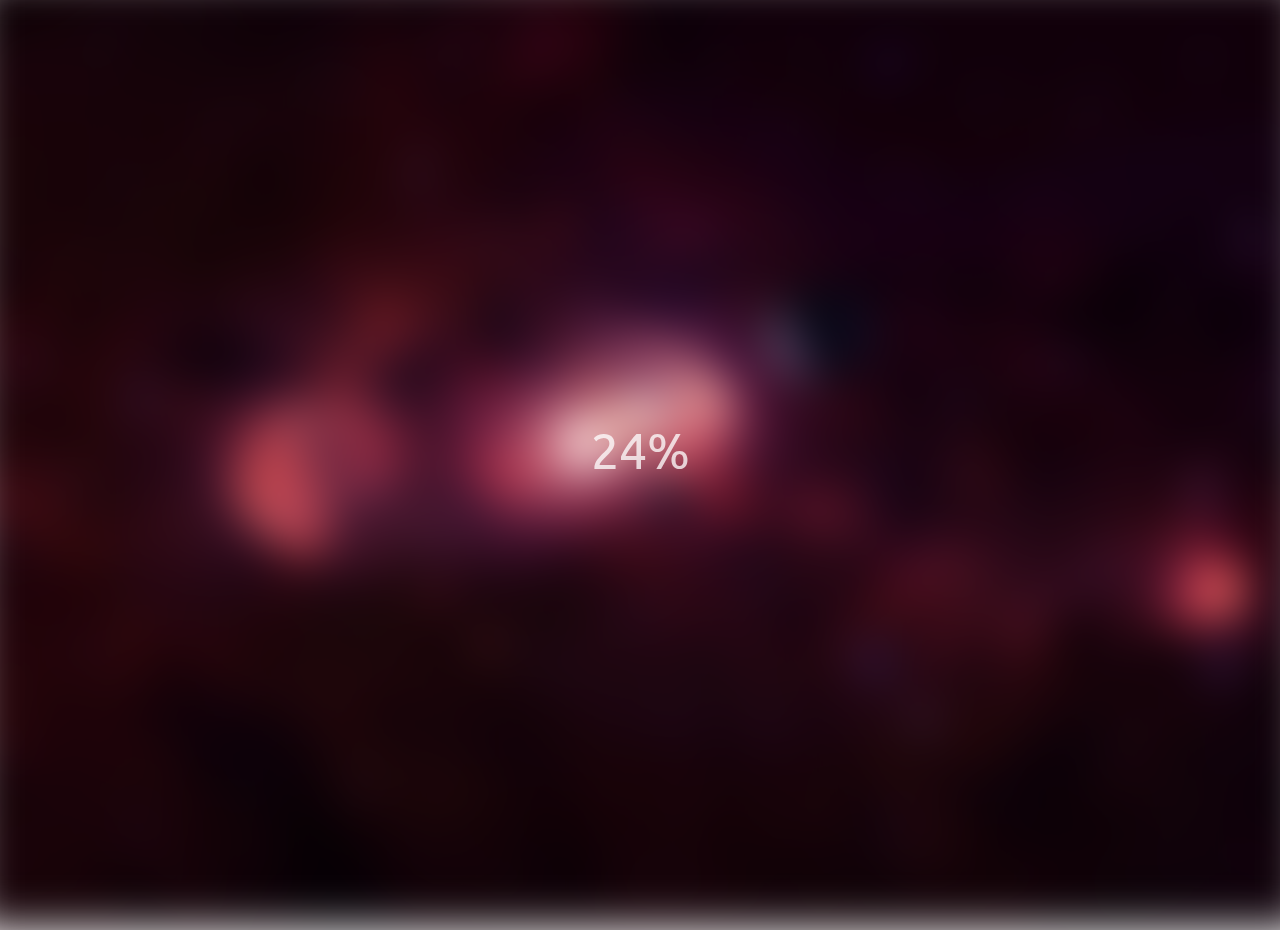
<file: Website Projects/Blurry Loading/index.html>
<!DOCTYPE html>
<html lang="en">
  <head>
    <meta charset="UTF-8" />
    <meta name="viewport" content="width=device-width, initial-scale=1.0" />
    <link rel="stylesheet" href="style.css" />
    <title>Blurry Loading</title>
  </head>
  <body>
    <section class="bg"></section>
    <div class="loading-text">0%</div>
    <script src="script.js"></script>
  </body>
</html>
</file>
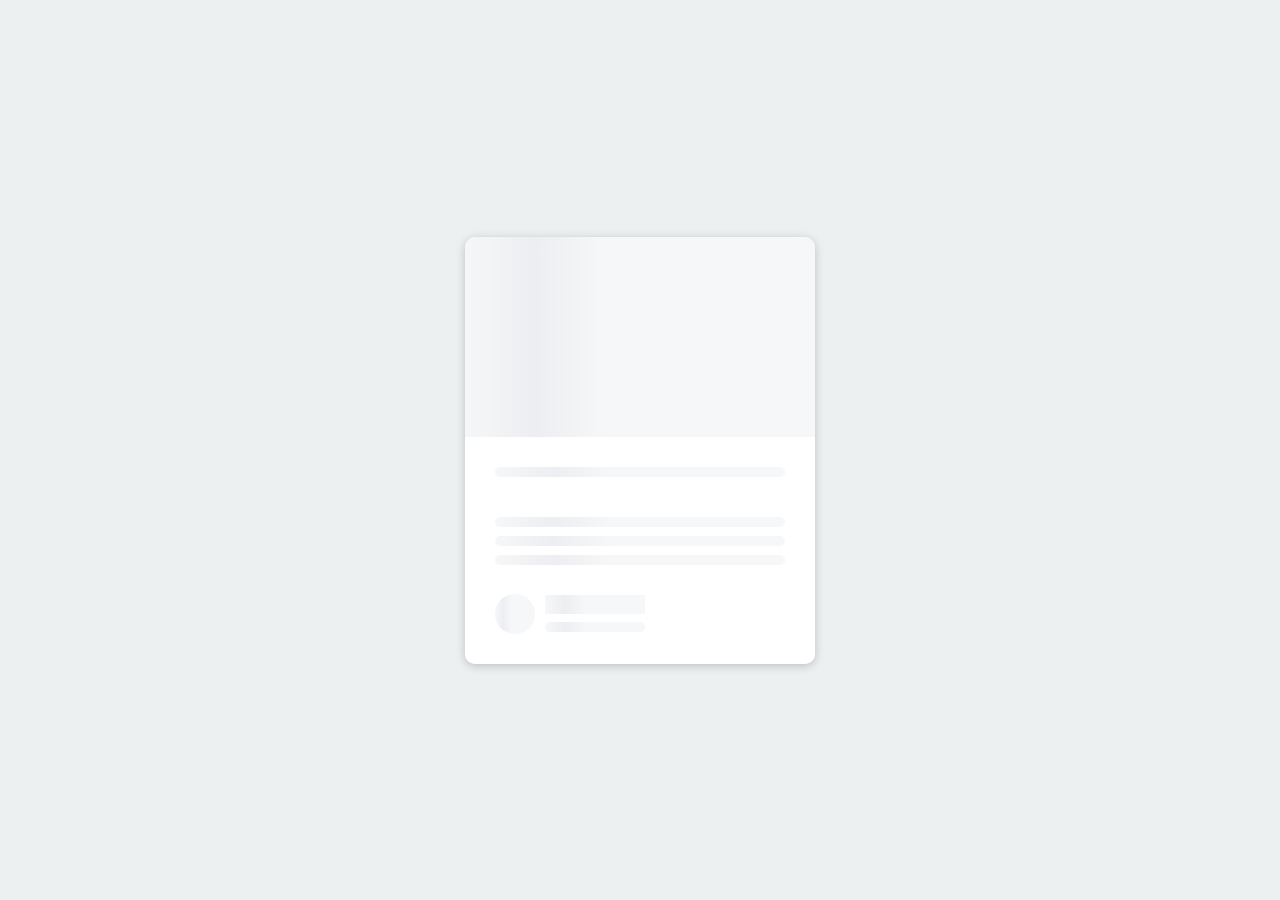
<file: Website Projects/Content Placeholder/index.html>
<!DOCTYPE html>
<html lang="en">
  <head>
    <meta charset="UTF-8" />
    <meta name="viewport" content="width=device-width, initial-scale=1.0" />
    <link rel="stylesheet" href="style.css" />
    <title>Content Placeholder</title>
  </head>
  <body>
    <div class="card">
      <div class="card-header animated-bg" id="header">
        &nbsp;
      </div>
      <div class="card-content">
        <h3 class="card-title animated-bg animated-bg-text" id="title">&nbsp;</h3>
        <p class="card-excerpt" id="excerpt">
          &nbsp;
          <span class="animated-bg animated-bg-text">&nbsp;</span>
          <span class="animated-bg animated-bg-text">&nbsp;</span>
          <span class="animated-bg animated-bg-text">&nbsp;</span>
        </p>
        <div class="author">
          <div class="profile-img animated-bg" id="profile_img">
           &nbsp;
          </div>
          <div class="author-info">
            <strong class="animated-bg animated-bg-tex" id="name">
              &nbsp;
            </strong>
            <small class="animated-bg animated-bg-text" id="date">
              &nbsp;
            </small>
          </div>
        </div>
      </div>
    </div>
    
    <script src="script.js"></script>
  </body>
</html>
</file>
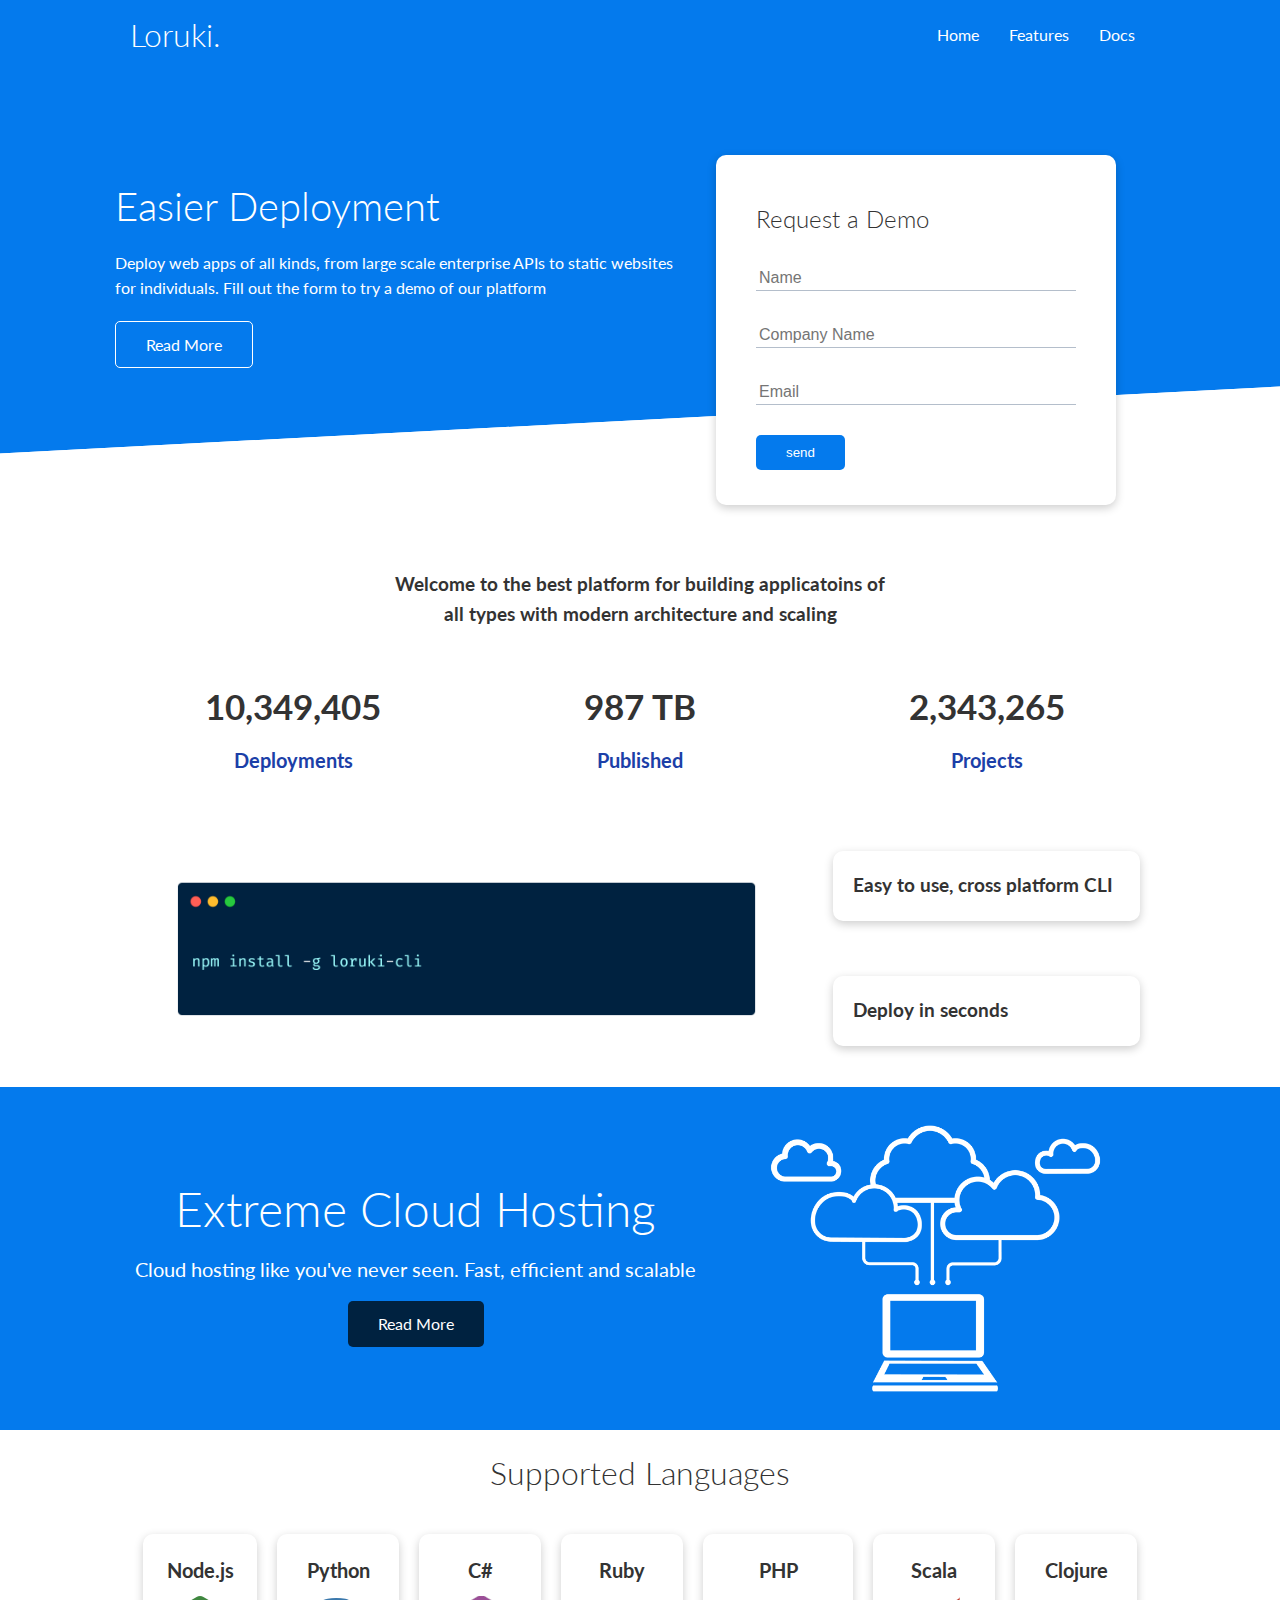
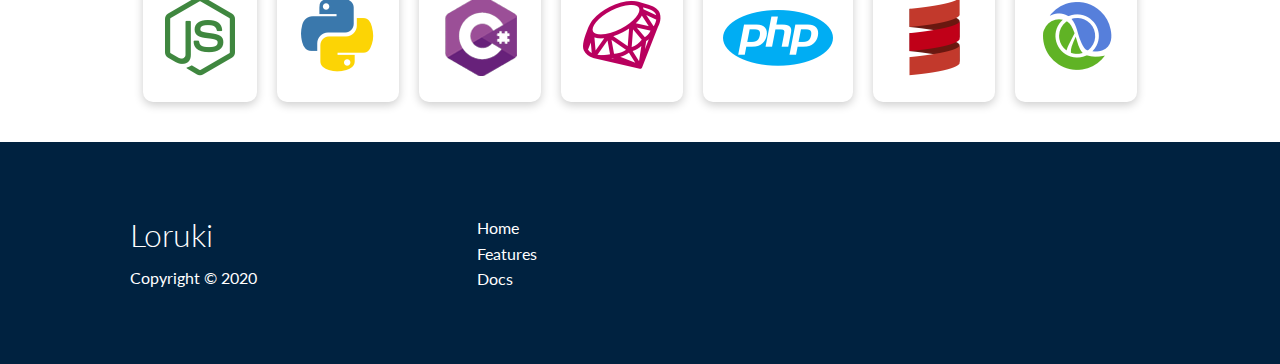
<file: Website Projects/Loruki-Website/index.html>
<!DOCTYPE html>
<html lang="en">
<head>
    <meta charset="UTF-8">
    <meta http-equiv="X-UA-Compatible" content="IE=edge">
    <meta name="viewport" content="width=device-width, initial-scale=1.0">
    <link rel="stylesheet" href="https://cdnjs.cloudflare.com/ajax/libs/font-awesome/5.15.1/css/all.min.css" integrity="sha512-+4zCK9k+qNFUR5X+cKL9EIR+ZOhtIloNl9GIKS57V1MyNsYpYcUrUeQc9vNfzsWfV28IaLL3i96P9sdNyeRssA==" crossorigin="anonymous" referrerpolicy="no-referrer" />
    <link rel="stylesheet" href="css/utilities.css">
    <link rel="stylesheet" href="css/style.css">
    <title>Loruki | Cloud Hosting for Everyone</title>
</head>
<body>
    <!-- Navbar -->
    <div class="navbar">
        <div class="container flex">
            <h1 class="logo">Loruki.</h1>
            <nav>
                <ul>
                    <li><a href="index.html">Home</a></li>
                    <li><a href="features.html">Features</a></li>
                    <li><a href="docs.html">Docs</a></li>
                </ul>
            </nav>
        </div>
    </div>

    <!-- Showcase -->
    <section class="showcase">
        <div class="container grid">
            <div class="showcase-text">
                <h1>Easier Deployment</h1>
                <p>Deploy web apps of all kinds, from large scale enterprise APIs to static websites for individuals. Fill out the form to try a demo of our platform</p>
                <a href="features.html" class="btn btn-outline">Read More</a>
            </div>

            <div class="showcase-form card">
                <h2>Request a Demo</h2>
                <form >
                    <div class="form-control">
                        <input type="text" name="name" placeholder="Name" required>
                    </div>
                    <div class="form-control">
                        <input type="text" name="company" placeholder="Company Name" required>
                    </div>
                    <div class="form-control">
                        <input type="email" name="email" placeholder="Email" required>
                    </div>
                    <input type="submit" value="send" class="btn btn-primary">
                </form>
            </div>
        </div>
    </section>

    <!-- Stats -->
    <section class="stats">
        <div class="container">
            <h3 class="stats-heading text-center my-1">
                Welcome to the best platform for building applicatoins of all types with modern architecture and scaling
            </h3>

            <div class="grid grid-3 text-center my-4">
                <div>
                    <i class="fas fa-server fa-3x"></i>
                    <h3>10,349,405</h3>
                    <p class="text-secondary">Deployments</p>
                </div>
                <div>
                    <i class="fas fa-upload fa-3x"></i>
                    <h3>987 TB</h3>
                    <p class="text-secondary">Published</p>
                </div>
                <div>
                    <i class="fas fa-project-diagram fa-3x"></i>
                    <h3>2,343,265</h3>
                    <p class="text-secondary">Projects</p>
                </div>
            </div>
        </div>
    </section>

    <!-- Cli -->
    <section class="cli">
        <div class="container grid">
            <img src="images/cli.png" alt="">
            <div class="card">
                <h3>Easy to use, cross platform CLI</h3>
            </div>
            <div class="card">
                <h3>Deploy in seconds</h3>
            </div>
        </div>
    </section>

    <!-- Cloud -->
    <section class="cloud bg-primary my-2 py-2">
        <div class="container grid">
            <div class="text-center">
                <h2 class="lg">Extreme Cloud Hosting</h2>
                <p class="lead my-1">Cloud hosting like you've never seen. Fast, efficient and scalable</p>
                <a href="features.html" class="btn btn-dark">Read More</a>
            </div>
            <img src="images/cloud.png" alt="">
        </div>
    </section>
    <!-- Languages -->
    <section class="languages">
        <h2 class="md text-center my-2">
            Supported Languages
        </h2>
        <div class="container flex">
            <div class="card">
                <h4>Node.js</h4>
                <img src="images/logos/node.png" alt="">
            </div>
            <div class="card">
                <h4>Python</h4>
                <img src="images/logos/python.png" alt="">
            </div>
            <div class="card">
                <h4>C#</h4>
                <img src="images/logos/csharp.png" alt="">
            </div>
            <div class="card">
                <h4>Ruby</h4>
                <img src="images/logos/ruby.png" alt="">
            </div>
            <div class="card">
                <h4>PHP</h4>
                <img src="images/logos/php.png" alt="">
            </div>
            <div class="card">
                <h4>Scala</h4>
                <img src="images/logos/scala.png" alt="">
            </div>
            <div class="card">
                <h4>Clojure</h4>
                <img src="images/logos/clojure.png" alt="">
            </div>
        </div>
    </section>
    
    <!-- Footer -->
    <footer class="footer bg-dark py-5">
        <div class="container grid grid-3">
            <div>
                <h1>Loruki</h1>
                <p>Copyright &copy; 2020</p>
            </div>
            <nav>
                <ul>
                    <li><a href="index.html">Home</a></li>
                    <li><a href="features.html">Features</a></li>
                    <li><a href="docs.html">Docs</a></li>
                </ul>
            </nav>
            <div class="social">
                <a href="#"><i class="fab fa-github fa-2x"></i></a>
                <a href="#"><i class="fab fa-facebook fa-2x"></i></a>
                <a href="#"><i class="fab fa-instagram fa-2x"></i></a>
                <a href="#"><i class="fab fa-twitter fa-2x"></i></a>
            </div>
        </div>
    </footer>
</body>
</html>
</file>
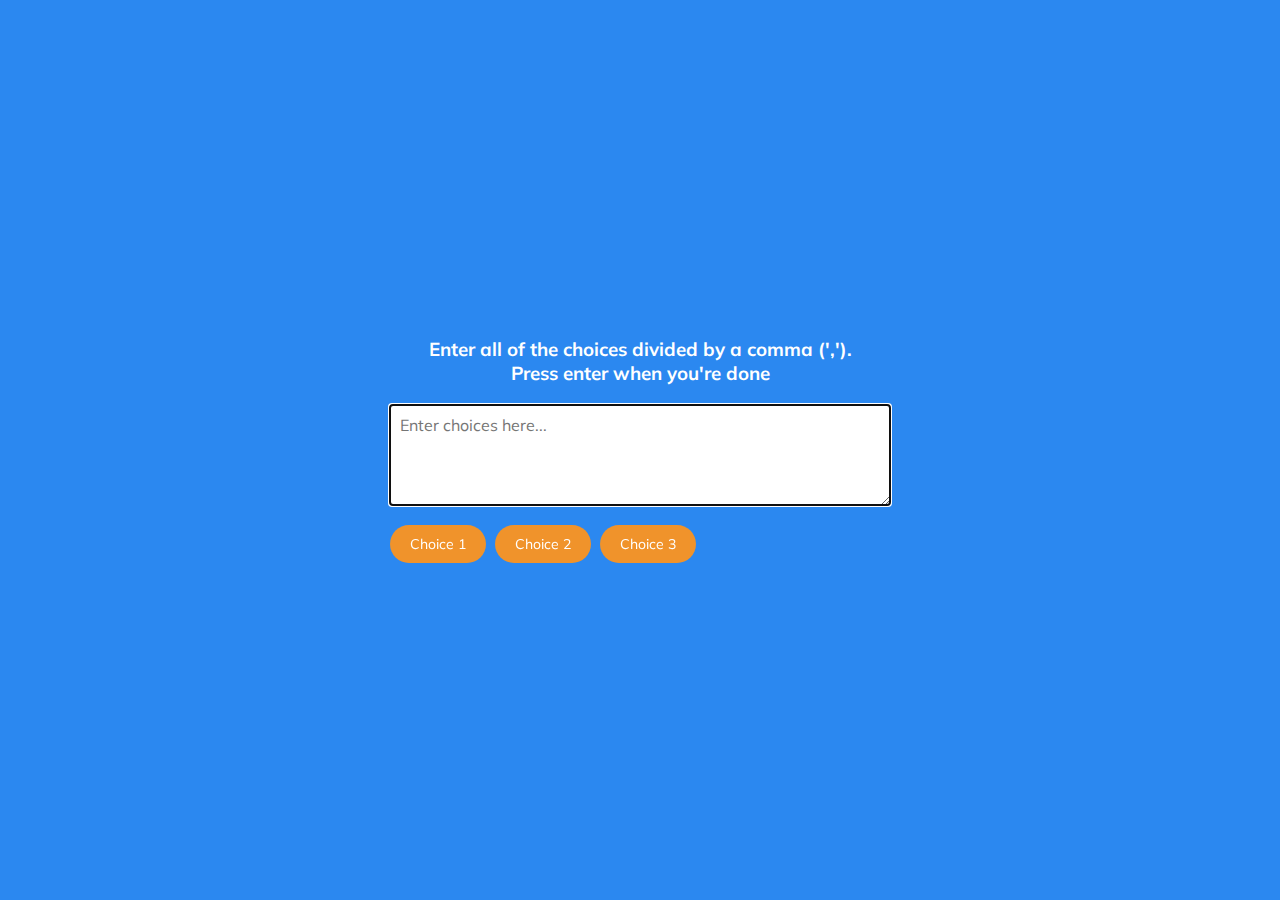
<file: Website Projects/Random Choice/index.html>
<!DOCTYPE html>
<html lang="en">
  <head>
    <meta charset="UTF-8" />
    <meta name="viewport" content="width=device-width, initial-scale=1.0" />
    <link rel="stylesheet" href="style.css" />
    <title>Random Choice Picker</title>
  </head>
  <body>
    <div class="container">
        <h3>Enter all of the choices divided by a comma (',').
        <br> Press enter when you're done</h3>
        <textarea placeholder="Enter choices here..." id="textarea"></textarea>
        
        <div id="tags">
            <span class="tag">Choice 1</span>
            <span class="tag">Choice 2</span>
            <span class="tag">Choice 3</span>
        </div>
    </div>
    <script src="script.js"></script>
  </body>
</html>
</file>
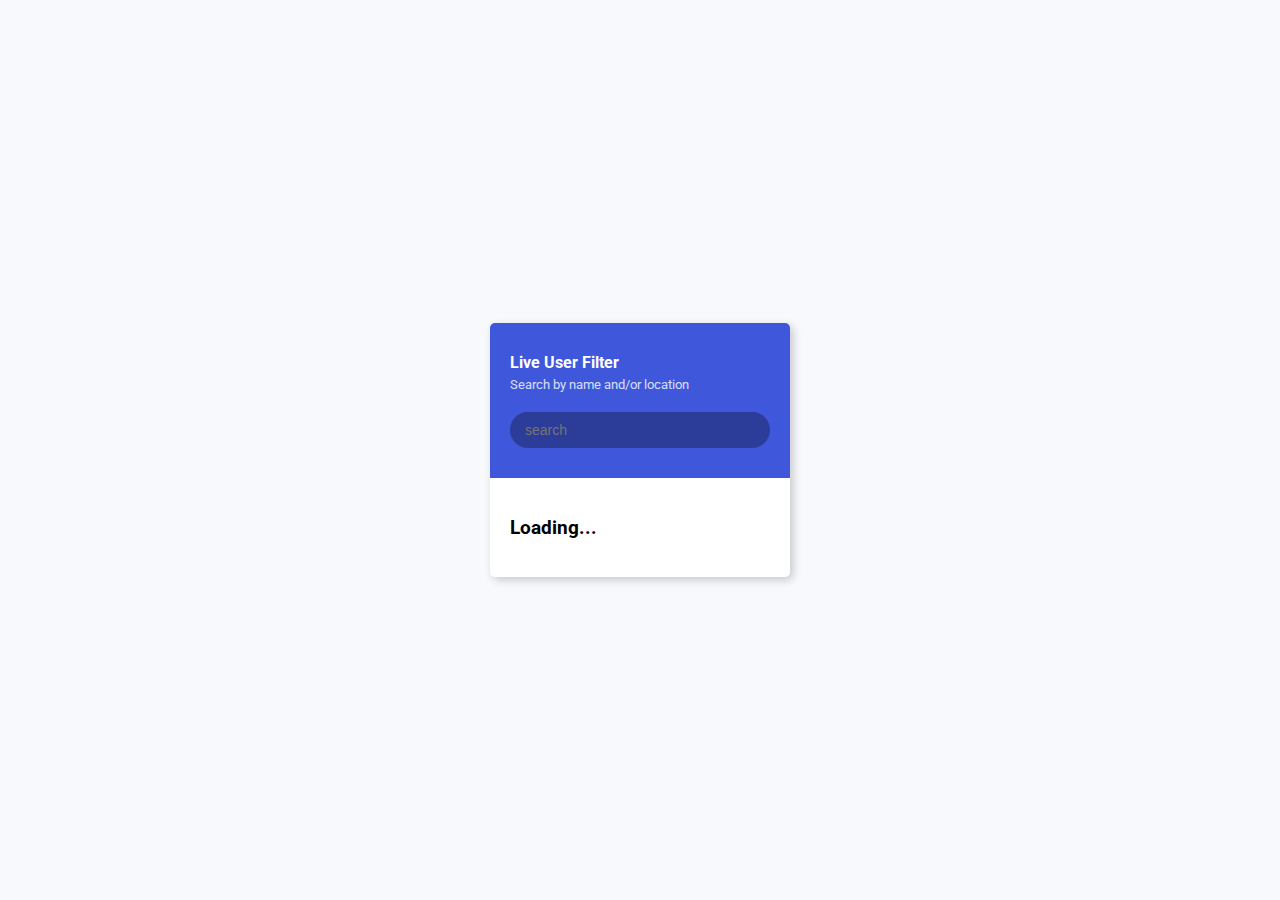
<file: Website Projects/User Filter/index.html>
<!DOCTYPE html>
<html lang="en">
  <head>
    <meta charset="UTF-8" />
    <meta name="viewport" content="width=device-width, initial-scale=1.0" />
    <link rel="stylesheet" href="style.css" />
    <title>Live User Filter</title>
  </head>
  <body>
    <div class="container">
        <header class="header">
            <h4 class="title">Live User Filter</h4>
            <small class="subtitle">Search by name and/or location</small>
            <input type="text" id="filter" placeholder="search">
        </header>

        <ul id="result" class="user-list">
            <li>
                <h3>Loading...</h3>
            </li>
        </ul>
    </div>
    <script src="script.js"></script>
  </body>
</html>
</file>
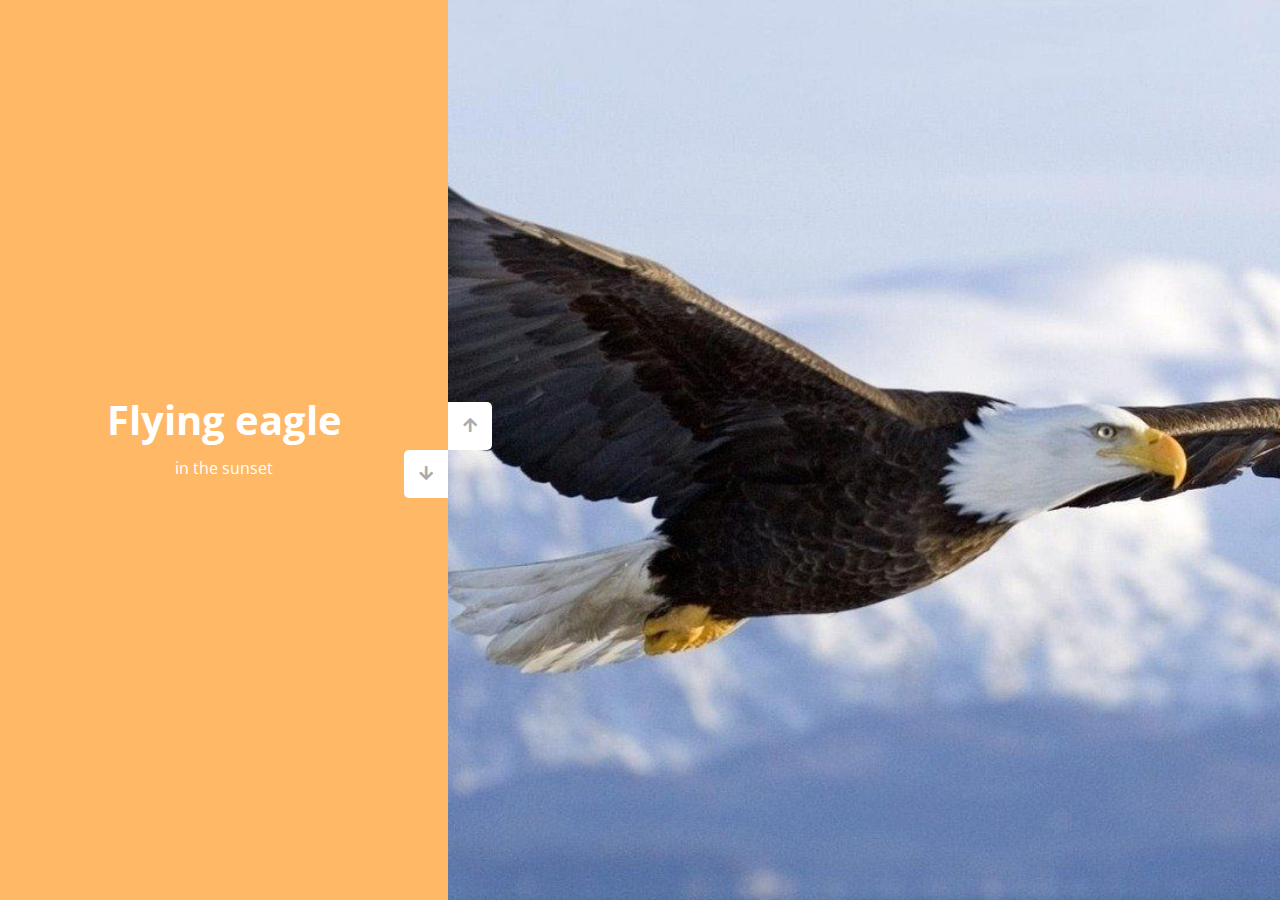
<file: Website Projects/Vertical Slider/index.html>
<!DOCTYPE html>
<html lang="en">
  <head>
    <meta charset="UTF-8" />
    <meta name="viewport"
    content="width=device-width, initial-scale=1.0" />
    <link rel="stylesheet" href="https://cdnjs.cloudflare.com/ajax/libs/font-awesome/5.15.1/css/all.min.css" />
    <link rel="stylesheet" href="style.css" />
    <title>Vertical Slider</title>
  </head>
  <body>
    <div class="slider-container">
        <div class="left-slide">
            <div style = "background-color: #fd3555">
                <h1>Nature flower</h1>
                <p>all in pink</p>
            </div>
            <div style = "background-color: #2a86ba">
                <h1>Blue Sky</h1>
                <p>with it's mountains</p>
            </div>
            <div style = "background-color: #252e33">
                <h1>Lonely castle</h1>
                <p>in the wilderness</p>
            </div>
            <div style = "background-color: #ffb866">
                <h1>Flying eagle</h1>
                <p>in the sunset</p>
            </div>
        </div>
        <div class="right-slide">
            <div style="background-image: url('eagle.jpg')"></div>
            <div style="background-image: url('castle.jpg')"></div>
            <div style="background-image: url('sky.jpg')"></div>
            <div style="background-image: url('flower.jpg')"></div>
        </div>
        <div class="action-buttons">
            <button class="down-button">
                <i class="fas fa-arrow-down"></i>
            </button>
            <button class="up-button">
                <i class="fas fa-arrow-up"></i>
            </button>
        </div>

    </div>
    <script src="script.js"></script>
  </body>
</html>
</file>
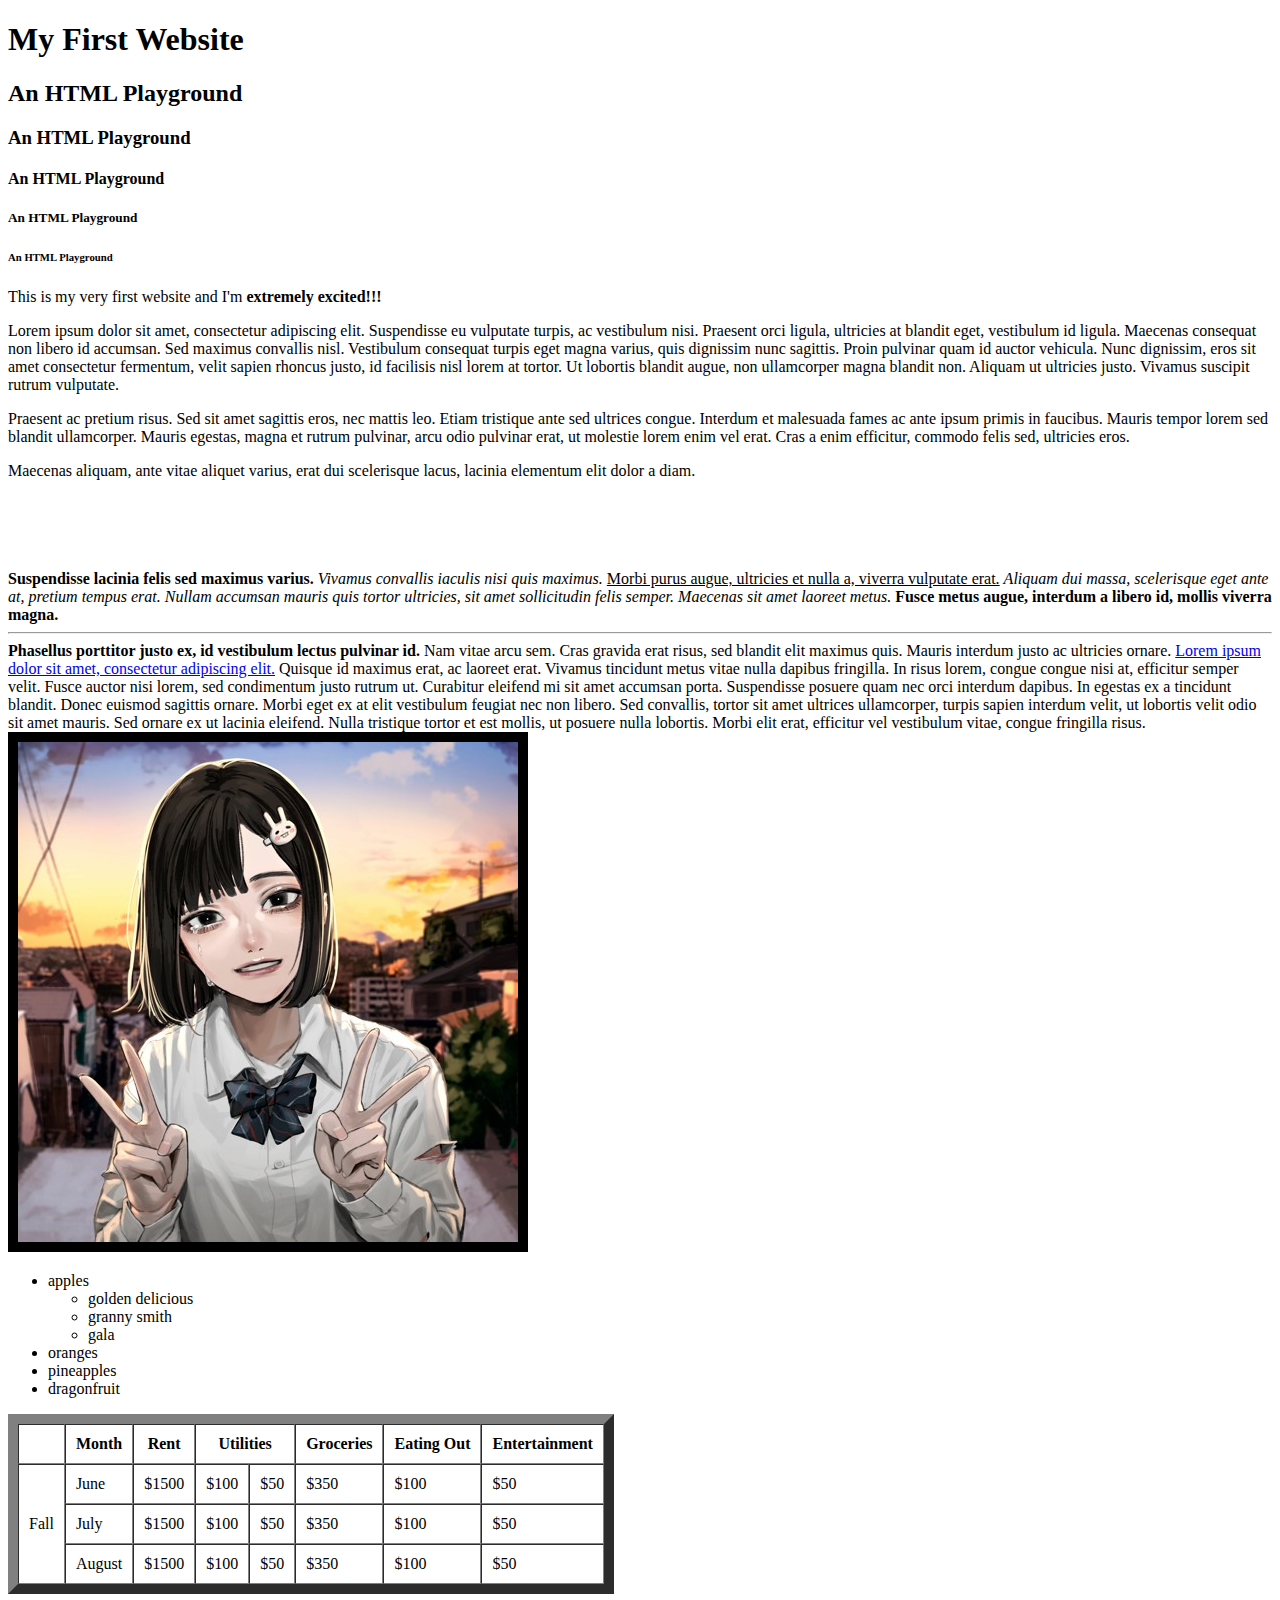
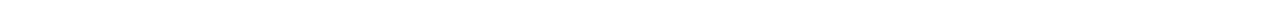
<file: Website Projects/Very Simple HTML/index.html>
<!DOCTYPE html>
<html>
    <head>
        <meta charset="utf-8">
        <meta name="viewport" content="width=device-width, initial-scale=1">
        <title>My First Website</title>
    </head>
    <body>
        <h1>My First Website</h1>
        <h2>An HTML Playground</h2>
        <h3>An HTML Playground</h3>
        <h4>An HTML Playground</h4>
        <h5>An HTML Playground</h5>
        <h6>An HTML Playground</h6>

        This is my very first website and I'm <b>extremely excited!!!</b>

        <p>
            Lorem ipsum dolor sit amet, consectetur adipiscing elit. Suspendisse eu vulputate turpis, ac vestibulum nisi. Praesent orci ligula, ultricies at blandit eget, vestibulum id ligula. Maecenas consequat non libero id accumsan. Sed maximus convallis nisl. Vestibulum consequat turpis eget magna varius, quis dignissim nunc sagittis. Proin pulvinar quam id auctor vehicula. Nunc dignissim, eros sit amet consectetur fermentum, velit sapien rhoncus justo, id facilisis nisl lorem at tortor. Ut lobortis blandit augue, non ullamcorper magna blandit non. Aliquam ut ultricies justo. Vivamus suscipit rutrum vulputate.
        </p>

        <p>
            Praesent ac pretium risus. Sed sit amet sagittis eros, nec mattis leo. Etiam tristique ante sed ultrices congue. Interdum et malesuada fames ac ante ipsum primis in faucibus. Mauris tempor lorem sed blandit ullamcorper. Mauris egestas, magna et rutrum pulvinar, arcu odio pulvinar erat, ut molestie lorem enim vel erat. Cras a enim efficitur, commodo felis sed, ultricies eros.
        </p>

        Maecenas aliquam, ante vitae aliquet varius, erat dui scelerisque lacus, lacinia elementum elit dolor a diam.<br><br><br><br><br><br>
       <b>Suspendisse lacinia felis sed maximus varius.</b> <i>Vivamus convallis iaculis nisi quis maximus.</i> <u>Morbi purus augue, ultricies et nulla a, viverra vulputate erat.</u> <em>Aliquam dui massa, scelerisque eget ante at, pretium tempus erat. Nullam accumsan mauris quis tortor ultricies, sit amet sollicitudin felis semper. Maecenas sit amet laoreet metus.</em> <strong>Fusce metus augue, interdum a libero id, mollis viverra magna.
       <hr>
        Phasellus porttitor justo ex, id vestibulum lectus pulvinar id.</strong> Nam vitae arcu sem. Cras gravida erat risus, sed blandit elit maximus quis. Mauris interdum justo ac ultricies ornare.
        
        <a href="https://www.google.com" target="_blank">Lorem ipsum dolor sit amet, consectetur adipiscing elit.</a> Quisque id maximus erat, ac laoreet erat. Vivamus tincidunt metus vitae nulla dapibus fringilla. In risus lorem, congue congue nisi at, efficitur semper velit. Fusce auctor nisi lorem, sed condimentum justo rutrum ut. Curabitur eleifend mi sit amet accumsan porta. Suspendisse posuere quam nec orci interdum dapibus. In egestas ex a tincidunt blandit. Donec euismod sagittis ornare. Morbi eget ex at elit vestibulum feugiat nec non libero. Sed convallis, tortor sit amet ultrices ullamcorper, turpis sapien interdum velit, ut lobortis velit odio sit amet mauris. Sed ornare ex ut lacinia eleifend. Nulla tristique tortor et est mollis, ut posuere nulla lobortis. Morbi elit erat, efficitur vel vestibulum vitae, congue fringilla risus.
        <br>
        <img src="poster.jpg" border="10">

        <ul>
            <li>apples
                <ul>
                    <li>golden delicious</li>
                    <li>granny smith</li>
                    <li>gala</li>
                </ul>
            </li>
            <li>oranges</li>
            <li>pineapples</li>
            <li>dragonfruit</li>
        </ul>

        <table border="10" cellpadding="10" cellspacing="0">
            <tr>
                <th></th>
                <th>Month</th>
                <th>Rent</th>
                <th colspan="2">Utilities</th>
                <th>Groceries</th>
                <th>Eating Out</th>
                <th>Entertainment</th>
            </tr>
            <tr>
                <td rowspan="3">Fall</td>
                <td>June</td>
                <td>$1500</td>
                <td>$100</td>
                <td>$50</td>
                <td>$350</td>
                <td>$100</td>
                <td>$50</td>
            </tr>
            <tr>
                <td>July</td>
                <td>$1500</td>
                <td>$100</td>
                <td>$50</td>
                <td>$350</td>
                <td>$100</td>
                <td>$50</td>
            </tr>
            <tr>
                <td>August</td>
                <td>$1500</td>
                <td>$100</td>
                <td>$50</td>
                <td>$350</td>
                <td>$100</td>
                <td>$50</td>
            </tr>
        </table>

    </body>
</html>
</file>
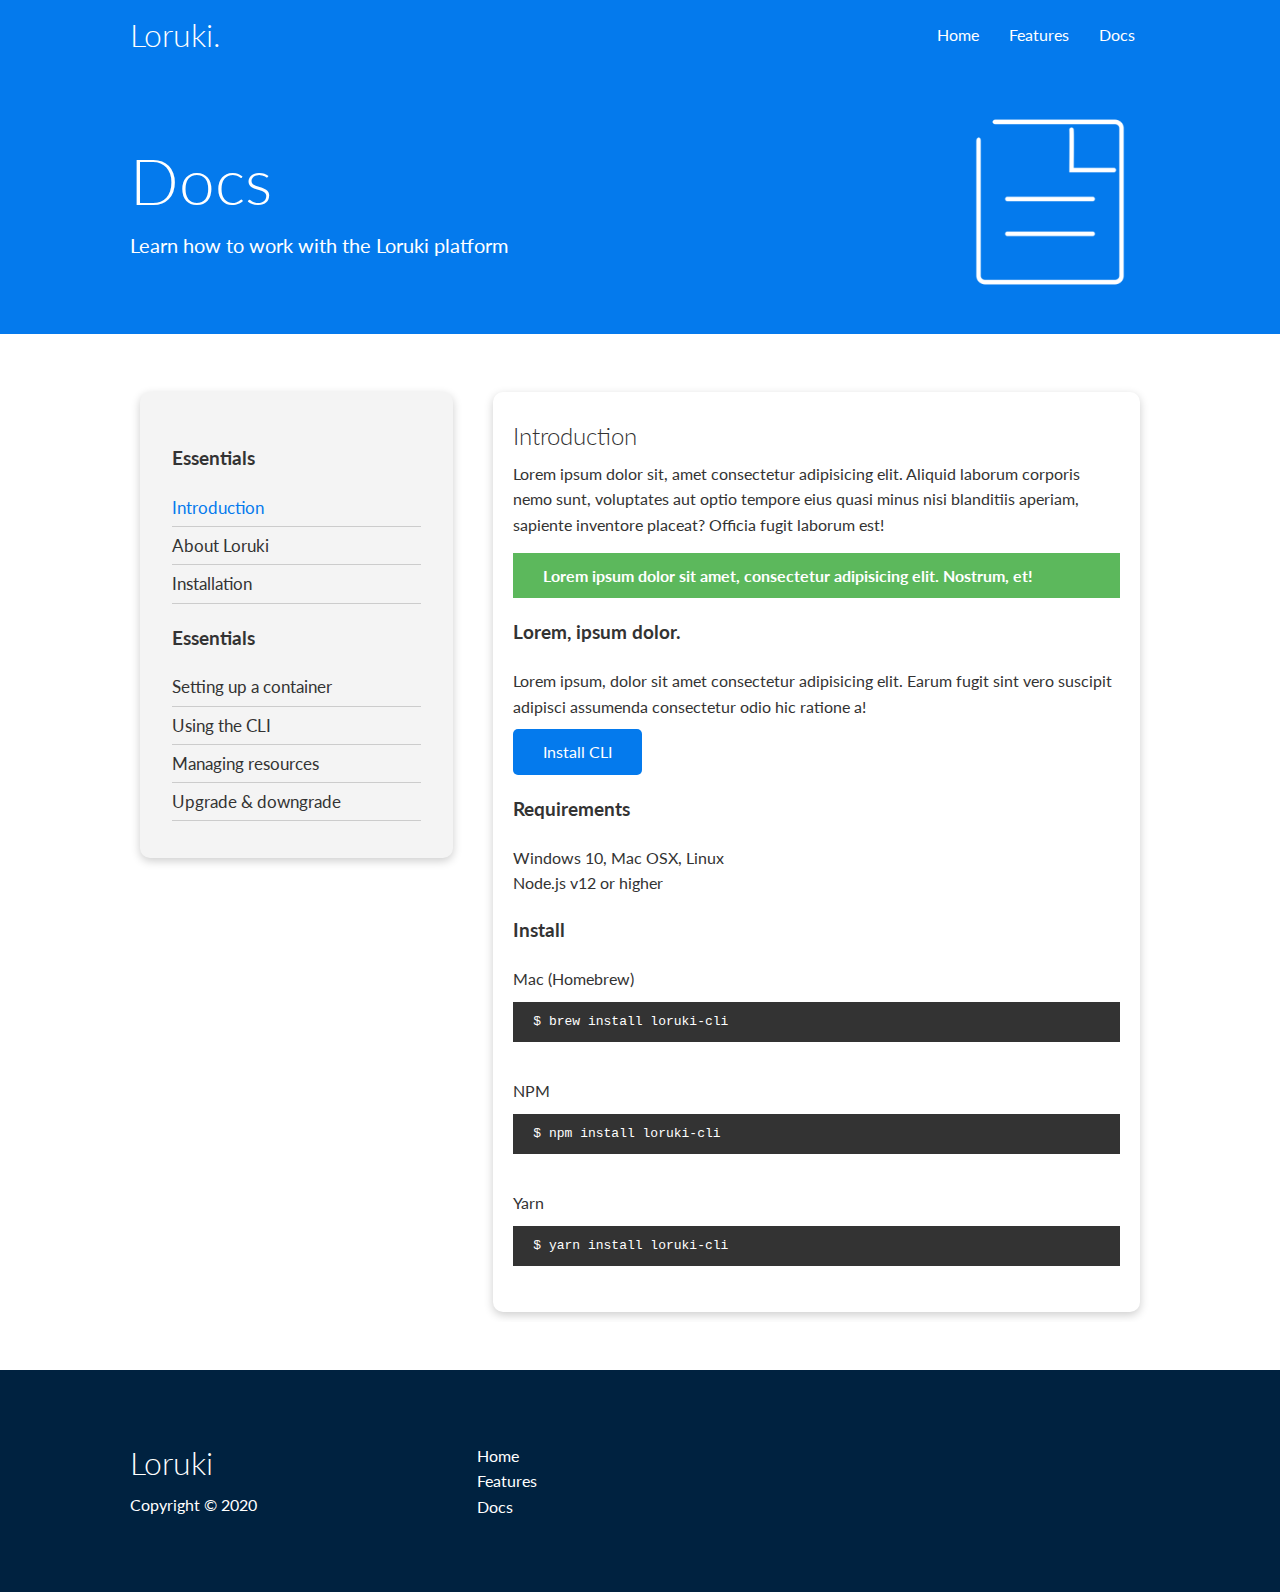
<file: Website Projects/Loruki-Website/docs.html>
<!DOCTYPE html>
<html lang="en">
<head>
    <meta charset="UTF-8">
    <meta http-equiv="X-UA-Compatible" content="IE=edge">
    <meta name="viewport" content="width=device-width, initial-scale=1.0">
    <link rel="stylesheet" href="https://cdnjs.cloudflare.com/ajax/libs/font-awesome/5.15.1/css/all.min.css" integrity="sha512-+4zCK9k+qNFUR5X+cKL9EIR+ZOhtIloNl9GIKS57V1MyNsYpYcUrUeQc9vNfzsWfV28IaLL3i96P9sdNyeRssA==" crossorigin="anonymous" referrerpolicy="no-referrer" />
    <link rel="stylesheet" href="css/utilities.css">
    <link rel="stylesheet" href="css/style.css">
    <title>Loruki | Cloud Hosting for Everyone</title>
</head>
<body>
    <!-- Navbar -->
    <div class="navbar">
        <div class="container flex">
            <h1 class="logo">Loruki.</h1>
            <nav>
                <ul>
                    <li><a href="index.html">Home</a></li>
                    <li><a href="features.html">Features</a></li>
                    <li><a href="docs.html">Docs</a></li>
                </ul>
            </nav>
        </div>
    </div>

    <!-- Head -->
    <section class="docs-head bg-primary py-3">
        <div class="container grid">
            <div>
                <h1 class="xl">Docs</h1>
                <p class="lead">
                    Learn how to work with the Loruki platform
                </p>
            </div>
            <img src="images/docs.png" alt="">
        </div>
    </section>

    <!-- Docs main -->
    <section class="docs-main my-4">
        <div class="container grid">
            <div class="card bg-light p-3">
                <h3 class="my-2">Essentials</h3>
                <nav>
                    <ul>
                        <li><a class="text-primary" href="#">Introduction</a></li>
                        <li><a href="#">About Loruki</a></li>
                        <li><a href="#">Installation</a></li>
                    </ul>
                </nav>

                <h3 class="my-2">Essentials</h3>
                <nav>
                    <ul>
                        <li><a href="#">Setting up a container</a></li>
                        <li><a href="#">Using the CLI</a></li>
                        <li><a href="#">Managing resources</a></li>
                        <li><a href="#">Upgrade & downgrade</a></li>
                    </ul>
                </nav>
            </div>
            <div class="card">
                <h2>Introduction</h2>
                <p>Lorem ipsum dolor sit, amet consectetur adipisicing elit. Aliquid laborum corporis nemo sunt, voluptates aut optio tempore eius quasi minus nisi blanditiis aperiam, sapiente inventore placeat? Officia fugit laborum est!</p>

                <div class="alert alert-success">
                    <i class="fas fa-info"></i> Lorem ipsum dolor sit amet, consectetur adipisicing elit. Nostrum, et!
                </div>

                <h3>Lorem, ipsum dolor.</h3>
                <p>Lorem ipsum, dolor sit amet consectetur adipisicing elit. Earum fugit sint vero suscipit adipisci assumenda consectetur odio hic ratione a!</p>
                <a href="#" class="btn btn-primary">Install CLI</a>

                <h3>Requirements</h3>
                <ul>
                    <li>Windows 10, Mac OSX, Linux</li>
                    <li>Node.js v12 or higher</li>
                </ul>

                <h3>Install</h3>
                <p>Mac (Homebrew)</p>
                <pre><code>$ brew install loruki-cli</code></pre><br>
                <p>NPM</p>
                <pre><code>$ npm install loruki-cli</code></pre><br>
                <p>Yarn</p>
                <pre><code>$ yarn install loruki-cli</code></pre><br>

            </div>
        </div>
    </section>

    <!-- Footer -->
    <footer class="footer bg-dark py-5">
        <div class="container grid grid-3">
            <div>
                <h1>Loruki</h1>
                <p>Copyright &copy; 2020</p>
            </div>
            <nav>
                <ul>
                    <li><a href="index.html">Home</a></li>
                    <li><a href="features.html">Features</a></li>
                    <li><a href="docs.html">Docs</a></li>
                </ul>
            </nav>
            <div class="social">
                <a href="#"><i class="fab fa-github fa-2x"></i></a>
                <a href="#"><i class="fab fa-facebook fa-2x"></i></a>
                <a href="#"><i class="fab fa-instagram fa-2x"></i></a>
                <a href="#"><i class="fab fa-twitter fa-2x"></i></a>
            </div>
        </div>
    </footer>
</body>
</html>
</file>
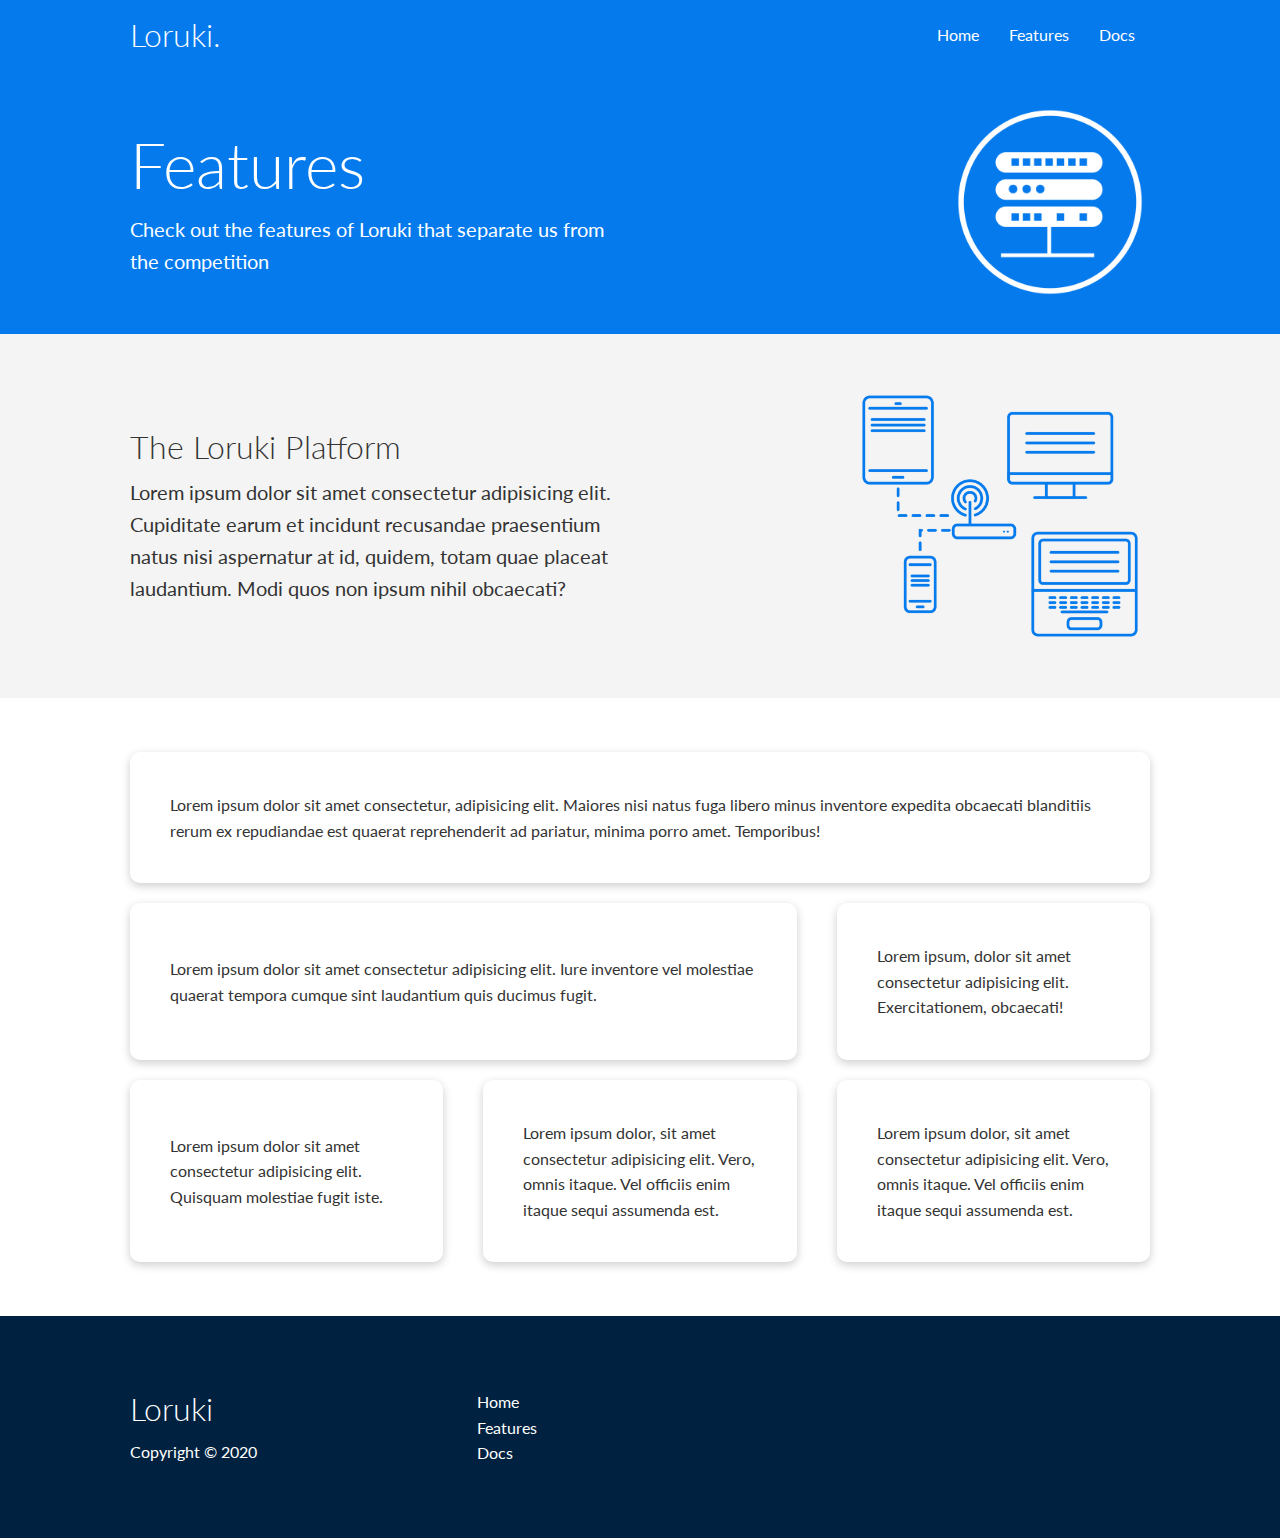
<file: Website Projects/Loruki-Website/features.html>
<!DOCTYPE html>
<html lang="en">
<head>
    <meta charset="UTF-8">
    <meta http-equiv="X-UA-Compatible" content="IE=edge">
    <meta name="viewport" content="width=device-width, initial-scale=1.0">
    <link rel="stylesheet" href="https://cdnjs.cloudflare.com/ajax/libs/font-awesome/5.15.1/css/all.min.css" integrity="sha512-+4zCK9k+qNFUR5X+cKL9EIR+ZOhtIloNl9GIKS57V1MyNsYpYcUrUeQc9vNfzsWfV28IaLL3i96P9sdNyeRssA==" crossorigin="anonymous" referrerpolicy="no-referrer" />
    <link rel="stylesheet" href="css/utilities.css">
    <link rel="stylesheet" href="css/style.css">
    <title>Loruki | Cloud Hosting for Everyone</title>
</head>
<body>
    <!-- Navbar -->
    <div class="navbar">
        <div class="container flex">
            <h1 class="logo">Loruki.</h1>
            <nav>
                <ul>
                    <li><a href="index.html">Home</a></li>
                    <li><a href="features.html">Features</a></li>
                    <li><a href="docs.html">Docs</a></li>
                </ul>
            </nav>
        </div>
    </div>

    <!-- Head -->
    <section class="features-head bg-primary py-3">
        <div class="container grid">
            <div>
                <h1 class="xl">Features</h1>
                <p class="lead">
                    Check out the features of Loruki that separate us from the competition
                </p>
            </div>
            <img src="images/server.png" alt="">
        </div>
    </section>
    
    <!-- Sub head -->
    <section class="features-sub-head bg-light py-3">
        <div class="container grid">
            <div>
                <h1 class="md">The Loruki Platform</h1>
                <p class="lead">
                    Lorem ipsum dolor sit amet consectetur adipisicing elit. Cupiditate earum et incidunt recusandae praesentium natus nisi aspernatur at id, quidem, totam quae placeat laudantium. Modi quos non ipsum nihil obcaecati?
                </p>
            </div>
            <img src="images/server2.png" alt="">
        </div>
        </div>
    </section>

    <section class="features-main my-2">
        <div class="container grid grid-3">
            <div class="card flex">
                <i class="fas fa-server fa-3x"></i>
                <p>Lorem ipsum dolor sit amet consectetur, adipisicing elit. Maiores nisi natus fuga libero minus inventore expedita obcaecati blanditiis rerum ex repudiandae est quaerat reprehenderit ad pariatur, minima porro amet. Temporibus!</p>
            </div>
            <div class="card flex">
                <i class="fas fa-laptop-code fa-3x"></i>
                <p>Lorem ipsum dolor sit amet consectetur adipisicing elit. Iure inventore vel molestiae quaerat tempora cumque sint laudantium quis ducimus fugit.</p>
            </div>
            <div class="card flex">
                <i class="fas fa-database fa-3x"></i>
                <p>Lorem ipsum, dolor sit amet consectetur adipisicing elit. Exercitationem, obcaecati!</p>
            </div>
            <div class="card flex">
                <i class="fas fa-power-off fa-3x"></i>
                <p>Lorem ipsum dolor sit amet consectetur adipisicing elit. Quisquam molestiae fugit iste.</p>
            </div>
            <div class="card flex">
                <i class="fas fa-upload fa-3x"></i>
                <p>Lorem ipsum dolor, sit amet consectetur adipisicing elit. Vero, omnis itaque. Vel officiis enim itaque sequi assumenda est.</p>
            </div>
            <div class="card flex">
                <i class="fas fa-upload fa-3x"></i>
                <p>Lorem ipsum dolor, sit amet consectetur adipisicing elit. Vero, omnis itaque. Vel officiis enim itaque sequi assumenda est.</p>
            </div>
        </div>
    </section>

    <!-- Footer -->
    <footer class="footer bg-dark py-5">
        <div class="container grid grid-3">
            <div>
                <h1>Loruki</h1>
                <p>Copyright &copy; 2020</p>
            </div>
            <nav>
                <ul>
                    <li><a href="index.html">Home</a></li>
                    <li><a href="features.html">Features</a></li>
                    <li><a href="docs.html">Docs</a></li>
                </ul>
            </nav>
            <div class="social">
                <a href="#"><i class="fab fa-github fa-2x"></i></a>
                <a href="#"><i class="fab fa-facebook fa-2x"></i></a>
                <a href="#"><i class="fab fa-instagram fa-2x"></i></a>
                <a href="#"><i class="fab fa-twitter fa-2x"></i></a>
            </div>
        </div>
    </footer>
</body>
</html>
</file>
<file: Website Projects/Blurry Loading/style.css>
@import url('https://fonts.googleapis.com/css2?family=Ubuntu');

* {
  box-sizing: border-box;
}

body {
  font-family: 'Ubuntu', sans-serif;
  display: flex;
  align-items: center;
  justify-content: center;
  height: 100vh;
  overflow: hidden;
  margin: 0;
}

.bg {
  background: url('Wallpaper.jpg') no-repeat center center/cover;
  /*picture doesn't repeat, positioned center on x,y axis*/ 
  position: absolute;
  top: -30px;
  left: -30px;
  width: calc(100vw + 60px);  /*vw: viewport width*/
  height: calc(100vh + 60px);  /*vh: viewport height*/ 
  z-index: -1;  /*Behind loading-text*/
  filter: blur(30px)
}

.loading-text {
  font-size: 50px;
  color: #fff;

}
</file>
<file: Website Projects/Content Placeholder/style.css>
@import url('https://fonts.googleapis.com/css2?family=Roboto:wght@400;700&display=swap');

* {
  box-sizing: border-box;
}

body {
  background-color: #ecf0f1;
  font-family: 'Roboto', sans-serif;
  display: flex;
  align-items: center;
  justify-content: center;
  height: 100vh;
  overflow: hidden;
  margin: 0;
}

img {
  max-width: 100%;
}

.card {
  box-shadow: 0 2px 10px rgba(0,0,0,0.2);
  border-radius: 10px;
  overflow: hidden;
  width: 350px;
}

.card-header {
  height: 200px;
}

.card-header img {
  object-fit: cover;
  height: 100%;
  width: 100%;
}

.card-content {
  background: #fff;
  padding: 30px;
}

.card-title {
  height: 20px;
  margin: 0;
}

.card-excerpt {
  color: #777;
  margin: 10px 0 20px;
}

.author {
  display: flex;
}

.profile-img {
  border-radius: 50%;
  overflow: hidden;
  height: 40px;
  width: 40px;
}

.author-info {
  display: flex;
  flex-direction: column;
  justify-content: space-around;
  margin-left: 10px;
  width: 100px;
}

.author-info small {
  color: #aaa;
  margin-top: 5px;
}

.animated-bg {
  background-image: linear-gradient(to right,
  #f6f7f8 0%,
  #edeef1 10%,
  #f6f7f8 20%,
  #f6f7f8 100%);
  background-size: 200% 100%;
  animation: bgPos 1s linear infinite;
}

.animated-bg-text {
  border-radius: 50px;
  display: inline-block;
  margin: 0;
  height: 10px;
  width: 100%;
}

@keyframes bgPos {
  0% {
    background-position: 50% 0;
  }

  100% {
    background-position: -150% 0;
  }

}
</file>
<file: Website Projects/Loruki-Website/css/utilities.css>
/* Utilities; used all around website */
.container {
    max-width: 1100px;
    margin: 0 auto;
    overflow: auto;
    padding: 0 40px;
}

.card {
    background-color: #fff;
    color: #333;
    border-radius: 10px;
    box-shadow: 0 3px 10px rgba(0,0,0,0.2);
    padding: 20px;
    margin: 10px;
}

.btn {
    display: inline-block;
    padding: 10px 30px;
    cursor: pointer;
    background: var(--primary-color);
    color: #fff;
    border: none;
    border-radius: 5px;
}

.btn-outline {
    background-color: transparent;
    border: 1px #fff solid;
}

.btn:hover {
    transform: scale(.98);
}

/* Background & Colored buttons */
.bg-primary,
.btn-primary {
    background-color: var(--primary-color);
    color: #fff;
}

.bg-secondary,
.btn-secondary {
    background-color: var(--secondary-color);
    color: #fff;
}

.bg-dark,
.btn-dark {
    background-color: var(--dark-color);
    color: #fff;
}

.bg-light,
.btn-light {
    background-color: var(--light-color);
    color: #333;
}

.bg-primary a,
.btn-primary a,
.bg-secondary a,
.btn-secondary a,
.bg-dark a,
.btn-dark a {
    color: #fff;
}

/* Text Colors */
.text-primary {
    color: var(--primary-color);
}

.text-secondary {
    color: var(--secondary-color);
}

.text-dark {
    color: var(--dark-color);
}

.text-light {
    color: var(--light-color);
}

/* Text sizes */
.lead {
    font-size: 20px;
}

.sm {
    font-size: 1rem;
}

.md {
    font-size: 2rem;
}

.lg {
    font-size: 3rem;
}

.xl {
    font-size: 4rem;
}

.text-center {
    text-align: center;
}

/* Alert */
.alert {
    background-color: var(--light-color);
    padding: 10px 20px;
    font-weight: bold;
    margin: 15px 0;
}

.alert i {
    margin-right: 10px;
}

.alert-success {
    background-color: var(--success-color);
    color: #fff;
}

.alert-error {
    background-color: var(--error-color);
    color: #fff;
}

.flex {
    display: flex;
    justify-content: center;
    align-items: center;
    height: 100%;
}

.grid {
    display: grid;
    grid-template-columns: repeat(2, 1fr);
    gap: 20px;
    justify-content: center;
    align-items: center;
    height: 100%;
}

.grid-3 {
    grid-template-columns: repeat(3, 1fr);
}

/* Margin */
.my-1 {
    margin: 1rem 0;  /* 1rem = 16px*/
}

.my-2 {
    margin: 1.5rem 0;
}

.my-3 {
    margin: 2rem 0;
}

.my-4 {
    margin: 3rem 0;
}

.my-5 {
    margin: 4rem 0;
}

.m-1 {
    margin: 1rem;  /* 1rem = 16px*/
}

.m-2 {
    margin: 1.5rem;
}

.m-3 {
    margin: 2rem;
}

.m-4 {
    margin: 3rem;
}

.m-5 {
    margin: 4rem;
}

/* Padding */
.py-1 {
    padding: 1rem 0;  /* 1rem = 16px*/
}

.py-2 {
    padding: 1.5rem 0;
}

.py-3 {
    padding: 2rem 0;
}

.py-4 {
    padding: 3rem 0;
}

.py-5 {
    padding: 4rem 0;
}

.p-1 {
    padding: 1rem;  /* 1rem = 16px*/
}

.p-2 {
    padding: 1.5rem;
}

.p-3 {
    padding: 2rem;
}

.p-4 {
    padding: 3rem;
}

.p-5 {
    padding: 4rem;
}
</file>
<file: Website Projects/Loruki-Website/css/style.css>
@import url('https://fonts.googleapis.com/css2?family=Lato:wght@300&display=swap');

:root {
    --primary-color: #047aed;
    --secondary-color: #1c3fa8;
    --dark-color: #002240;
    --light-color: #f4f4f4;
    --success-color: #5cb85c;
    --error-color: #d9534f;
}

* {
    box-sizing: border-box; /* Allows padding without width setting */
    padding: 0;
    margin: 0;

}

body {
    font-family: 'Lato', sans-serif;
    color: #333;
    line-height: 1.6;
}

ul {
    list-style-type: none;
}

a {
    text-decoration: none;
    color: #333;
}

h1, h2 {
    font-weight: 300;
    line-height: 1.2;
    margin: 10px 0;
}

p {
    margin: 10px 0;
}

img {
    width: 100%;
}

code, pre {
    background: #333;
    color: #fff;
    padding: 10px;
}

/* Navbar */
.navbar {
    background-color: var(--primary-color);
    color: #fff;
    height: 70px;
}

.navbar ul {
    display: flex;
}

.navbar a {
    color: #fff;
    padding: 10px;
    margin: 0 5px;
}

.navbar a:hover {
    border-bottom: 2px #fff solid;
}

.navbar .flex {
    justify-content: space-between;
}

/* Showcase */
.showcase {
    height: 400px;
    background-color: var(--primary-color);
    color: #fff;
    position: relative;
}

.showcase h1 {
    font-size: 40px;
}

.showcase p {
    margin: 20px 0;
}

.showcase .grid {
    grid-template-columns: 55% 45%;
    gap: 30px;
    overflow: visible;
}

.showcase-text {
    animation: slideInFromLeft 1s ease-in;
}

.showcase-form {
    position: relative;
    top: 60px;
    height: 350px;
    width: 400px;
    padding: 40px;
    z-index: 100;
    animation: slideInFromRight 1s ease-in;
    /* justify-self: flex-end; */
}

.showcase-form .form-control {
    margin: 30px 0;
}

.showcase-form input:focus{
    outline: none;
}

.showcase-form input[type='text'],
.showcase-form input[type='email']{
    border: 0;
    border-bottom: 1px solid #b4becb;
    width: 100%;
    padding: 3px;
    font-size: 16px;
}

.showcase::before,
.showcase::after {
    content: '';
    position: absolute;
    height: 100px;
    bottom: -50px;
    right: 0;
    left: 0;
    background: #fff;
    transform: skewY(-3deg);
    -webkit-transform: skewY(-3deg);
    -moz-transform: skewY(-3deg);
    -ms-transform: skewY(-3deg);
}

/* Stats */
.stats {
    padding-top: 100px;
    animation: slideInFromBottom 1s ease-in;
}

.stats-heading {
    max-width: 500px;
    margin: auto;
}

.stats .grid h3 {
    font-size: 35px;
}

.stats .grid p {
    font-size: 20px;
    font-weight: bold;
}

/* Cli */
.cli .grid {
    grid-template-columns: repeat(3, 1fr);
    grid-template-rows: repeat(2, 1fr);
}

.cli .grid > *:first-child {
    grid-column: 1 / span 2;
    grid-row: 1 / span 2;
}

/* Cloud */
.cloud .grid {
    grid-template-columns: 4fr 3fr;
}

/* Languages */
.languages .flex {
    flex-wrap: wrap;
}

.languages .card {
    text-align: center;
    margin: 18px 10px 40px;
    transition: transform 0.2s ease-in;
}

.languages .card h4 {
    font-size: 20px;
    margin-bottom: 10px;
}

.languages .card:hover {
    transform: translateY(-15px);
}

/* Features */
.features-head img,
.docs-head img {
width: 200px;
justify-self: flex-end;
}

.features-sub-head img {
    width: 300px;
    justify-self: flex-end;
}

.features-main .card > i {
    margin-right: 20px; 
}

.features-main .grid {
    padding: 30px;
}

.features-main .grid > *:first-child {
    grid-column: 1 / span 3;
    grid-row: 1 / span 2;
}

.features-main .grid > *:nth-child(2) {
    grid-column: 1 / span 2; 
}

/* Docs */
.docs-main h3 {
    margin: 20px 0;
}

.docs-main .grid {
    grid-template-columns: 1fr 2fr;
    align-items: flex-start;
}

.docs-main nav li {
    font-size: 17px;
    padding-bottom: 5px;
    margin-bottom: 5px;
    border-bottom: 1px #ccc solid;
}

.docs-main a:hover {
    font-weight: bold;
}

/* Footer */
.footer .social a {
    margin: 0 10px;
}

/* Animations */
@keyframes slideInFromLeft {
    0% {
        transform: translateX(-100%);
    }

    100% {
        transform: translateX(0);
    }
}

@keyframes slideInFromRight {
    0% {
        transform: translateX(100%);
    }

    100% {
        transform: translateX(0);
    }
}

@keyframes slideInFromTop {
    0% {
        transform: translateY(-20%);
        opacity: 0;
    }

    100% {
        transform: translateY(0);
        opacity: 100%;
    }
}

@keyframes slideInFromBottom {
    0% {
        transform: translateY(20%);
        opacity: 0;
    }

    100% {
        transform: translateY(0);
        opacity: 100%;
    }
}

/* Tablets and Under */
@media(max-width: 768px) {
    .grid,
    .showcase .grid,
    .stats .grid,
    .cli .grid,
    .cloud .grid,
    .features-main .grid,
    .docs-main .grid {
        grid-template-columns: 1fr;
        grid-template-rows: 1fr;
    }

    .showcase {
        height: auto;
    }

    .showcase-text {
        text-align: center;
        margin-top: 40px;
        animation: slideInFromTop 1s ease-in;
    }

    .showcase-form {
        justify-self: center;
        margin: auto;
        animation: slideInFromBottom 1s ease-in;
    }

    .cli .grid > *:first-child {
        grid-column: 1;
        grid-row: 1;
    }

    .features-head,
    .features-sub-head,
    .docs-head {
        text-align: center;
    }

    .features-head img,
    .features-sub-head img,
    .docs-head img {
        justify-self: center;
    }

    .features-main .grid > *:first-child,
    .features-main .grid > *:nth-child(2) {
        grid-column: 1;
    }
}


/* Mobile */
@media (max-width: 500px) {
    .navbar {
        height: 110px;
    }

    .navbar .flex {
        flex-direction: column;
    }

    .navbar ul {
        padding: 10px;
        background-color: rgba(0,0,0,0.1);
    }
}

/* Iphone SE */
@media (max-width: 420px) {
    .showcase-text p {
        margin: 10px 30px;
    }
}
</file>
<file: Website Projects/Random Choice/style.css>
@import url('https://fonts.googleapis.com/css2?family=Muli&display=swap');

* {
  box-sizing: border-box;
}

body {
  background-color: #2b88f0;
  font-family: 'Muli', sans-serif;
  display: flex;
  flex-direction: column;
  align-items: center;
  justify-content: center;
  height: 100vh;
  overflow: hidden;
  margin: 0;
}

h3 {
    color: white;
    margin: 10px 0 20px;
    text-align: center;
}

.container {
    width: 500px;
}

textarea {
    border: none;
    display: block;
    width: 100%;
    height: 100px;
    font-family: inherit;
    padding: 10px;
    margin: 0 0 20px;
    font-size: 16px;
}

.tag {
    background-color: #f0932b;
    color: #fff;
    border-radius: 50px;
    padding: 10px 20px;
    margin: 0 5px 10px 0;
    font-size: 14px;
    display: inline-block;
}

.tag.highlight {
    background-color: #273c75;
}
</file>
<file: Website Projects/User Filter/style.css>
@import url('https://fonts.googleapis.com/css2?family=Roboto:wght@400;700&display=swap');

* {
  box-sizing: border-box;
}

body {
    background-color: #f8f9fd;
    font-family: 'Roboto', sans-serif;
    display: flex;
    align-items: center;
    justify-content: center;
    height: 100vh;
    overflow: hidden;
    margin: 0;
}

.container {
    border-radius: 5px;
    box-shadow: 3px 3px 10px rgba(0,0,0,0.2);
    overflow: hidden;
    width: 300px;
}

.title {
    margin: 0;
}

.subtitle {
    display: inline-block;
    margin: 5px 0 20px;
    opacity: 0.8;
}

.header {
    background-color: #3e57db;
    color: #fff;
    padding: 30px 20px;
}

.header input {
    background-color: rgba(0,0,0,0.3);
    border: 0;
    border-radius: 50px;
    color: #fff;
    font-size: 14px;
    padding: 10px 15px;
    width: 100%;
}

.header input:focus {
    outline: none;
}

.user-list {
    background-color: #fff;
    list-style-type: none;
    margin: 0;
    padding: 0;
    max-height: 400px;
    overflow-y: auto;
}

.user-list li {
    display: flex;
    padding: 20px;
}

.user-list img {
    border-radius: 50%;
    object-fit: cover;
    height: 50px;
    width: 50px;
}

.user-list .user-info {
    margin-left: 10px;
}

.user-list .user-info h4 {
    margin: 0 0 10px;
}

.user-list .user-info p {
    font-size: 12px;
}

.user-list li:not(:last-of-type) {
    border-bottom: 1px solid #eee;
}

.user-list li.hide {
    display: none;
}
</file>
<file: Website Projects/Vertical Slider/style.css>
@import url('https://fonts.googleapis.com/css2?family=Open+Sans');

* {
  box-sizing: border-box;
    margin: 0;
    padding: 0;
}

body {
  font-family: 'Open Sans', sans-serif;
  height: 100vh;
  overflow: hidden;
  margin: 0;
}

.slider-container {
    position: relative;
    overflow: hidden;
    width: 100vw;
    height: 100vh;
}

.left-slide {
    height: 100%;
    width: 35%;
    position: absolute;
    top: 0;
    left: 0; 
    transition: transform .5s ease-in-out
}

.left-slide > div {
    height: 100%;
    width: 100%;
    display: flex;
    flex-direction: column;
    align-items: center;
    justify-content: center;
    color: #fff;

}

.left-slide h1 {
    font-size: 40px;
    margin-bottom: 10px;
    margin-top: -30px;
}

.right-slide {
    height: 100%;
    position: absolute;
    top: 0;
    left: 35%;
    width: 65%;
    transition: transform .5s ease-in-out

}

.right-slide > div{
    background-repeat: no-repeat;
    background-size: cover;
    background-position: center center;
    height: 100%;
    width: 100%;
}

button {
    background-color: #fff;
    border: none;
    color: #aaa;
    cursor: pointer;
    font-size: 16px;
    padding: 15px;

}

button:hover {
    color: #222;
}

button:focus {
    outline: none;
}

.slider-container .action-buttons button {
    position: absolute;
    left: 35%;
    top: 50%;
    z-index: 100;
}

.slider-container .action-buttons .down-button {
    transform: translateX(-100%);
    border-top-left-radius: 5px;
    border-bottom-left-radius: 5px;
}

.slider-container .action-buttons .up-button {
    transform: translateY(-100%);
    border-top-right-radius: 5px;
    border-bottom-right-radius: 5px;
}
</file>
